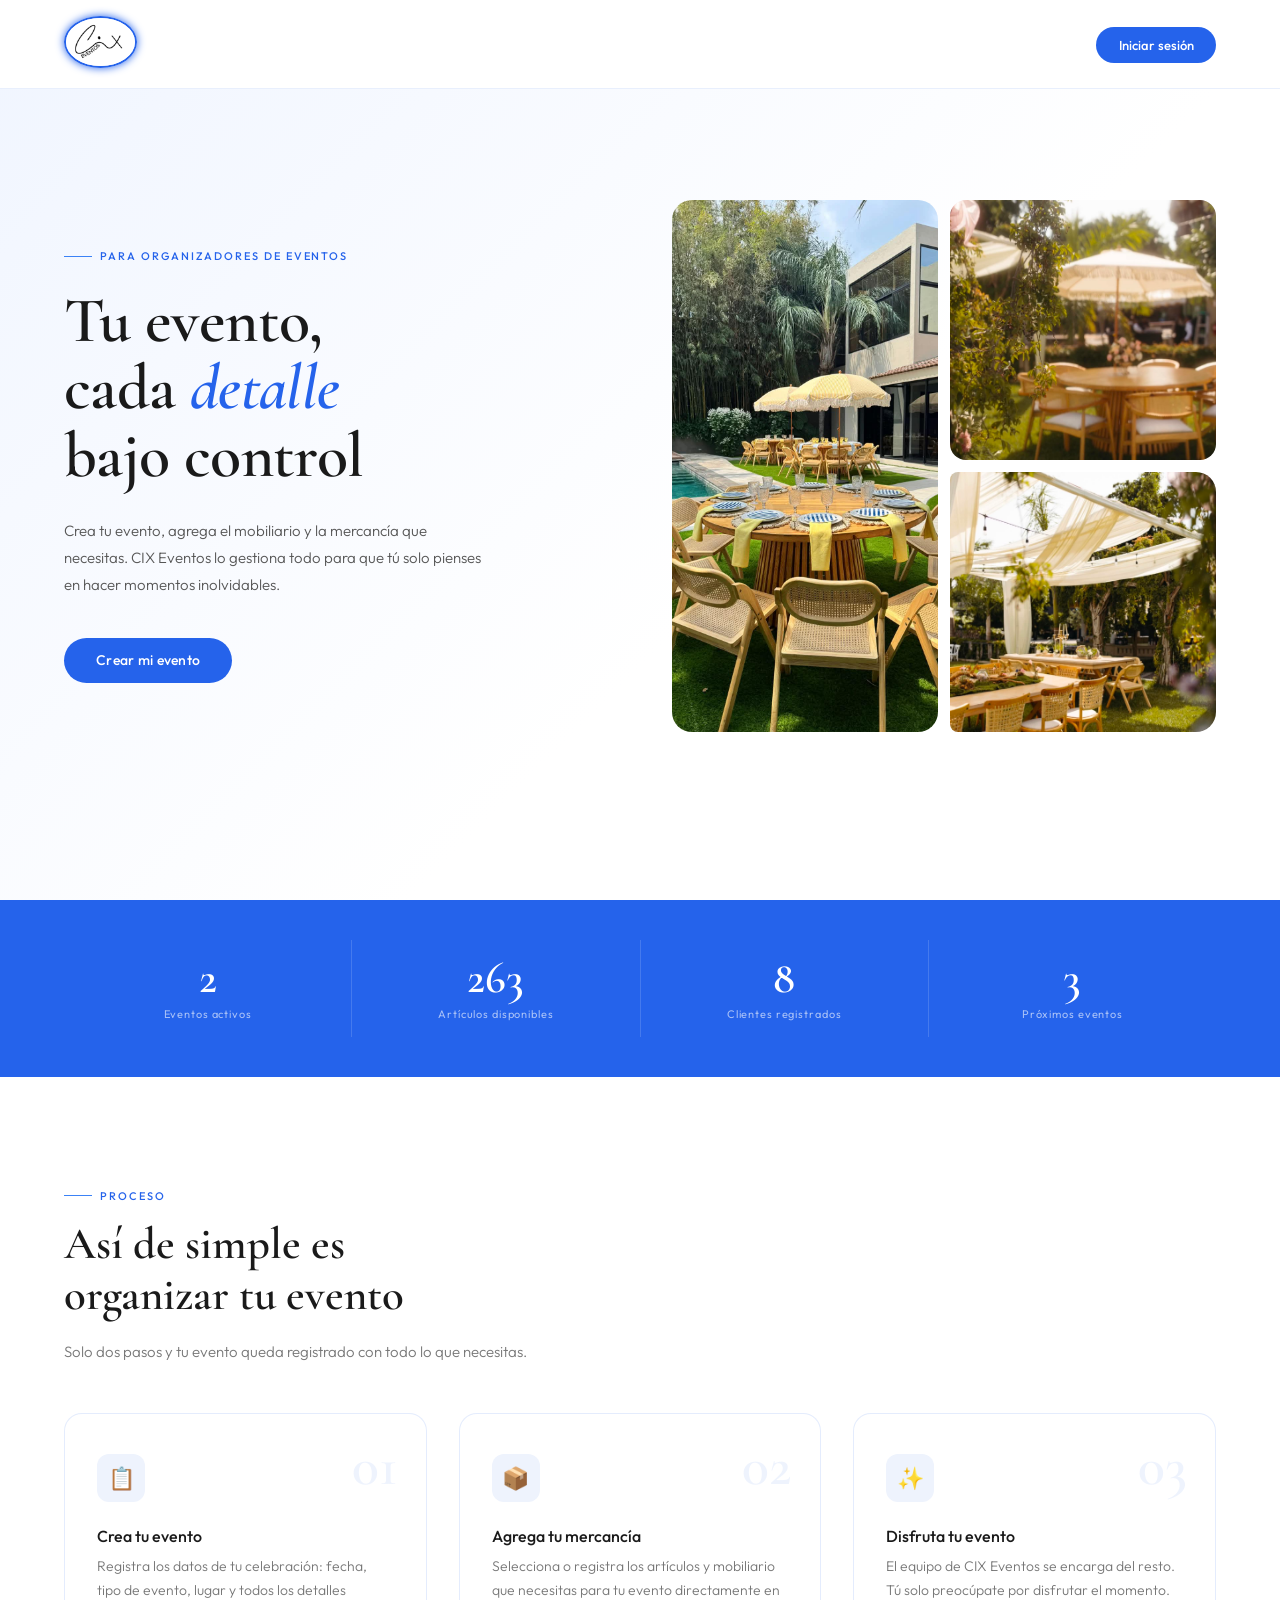
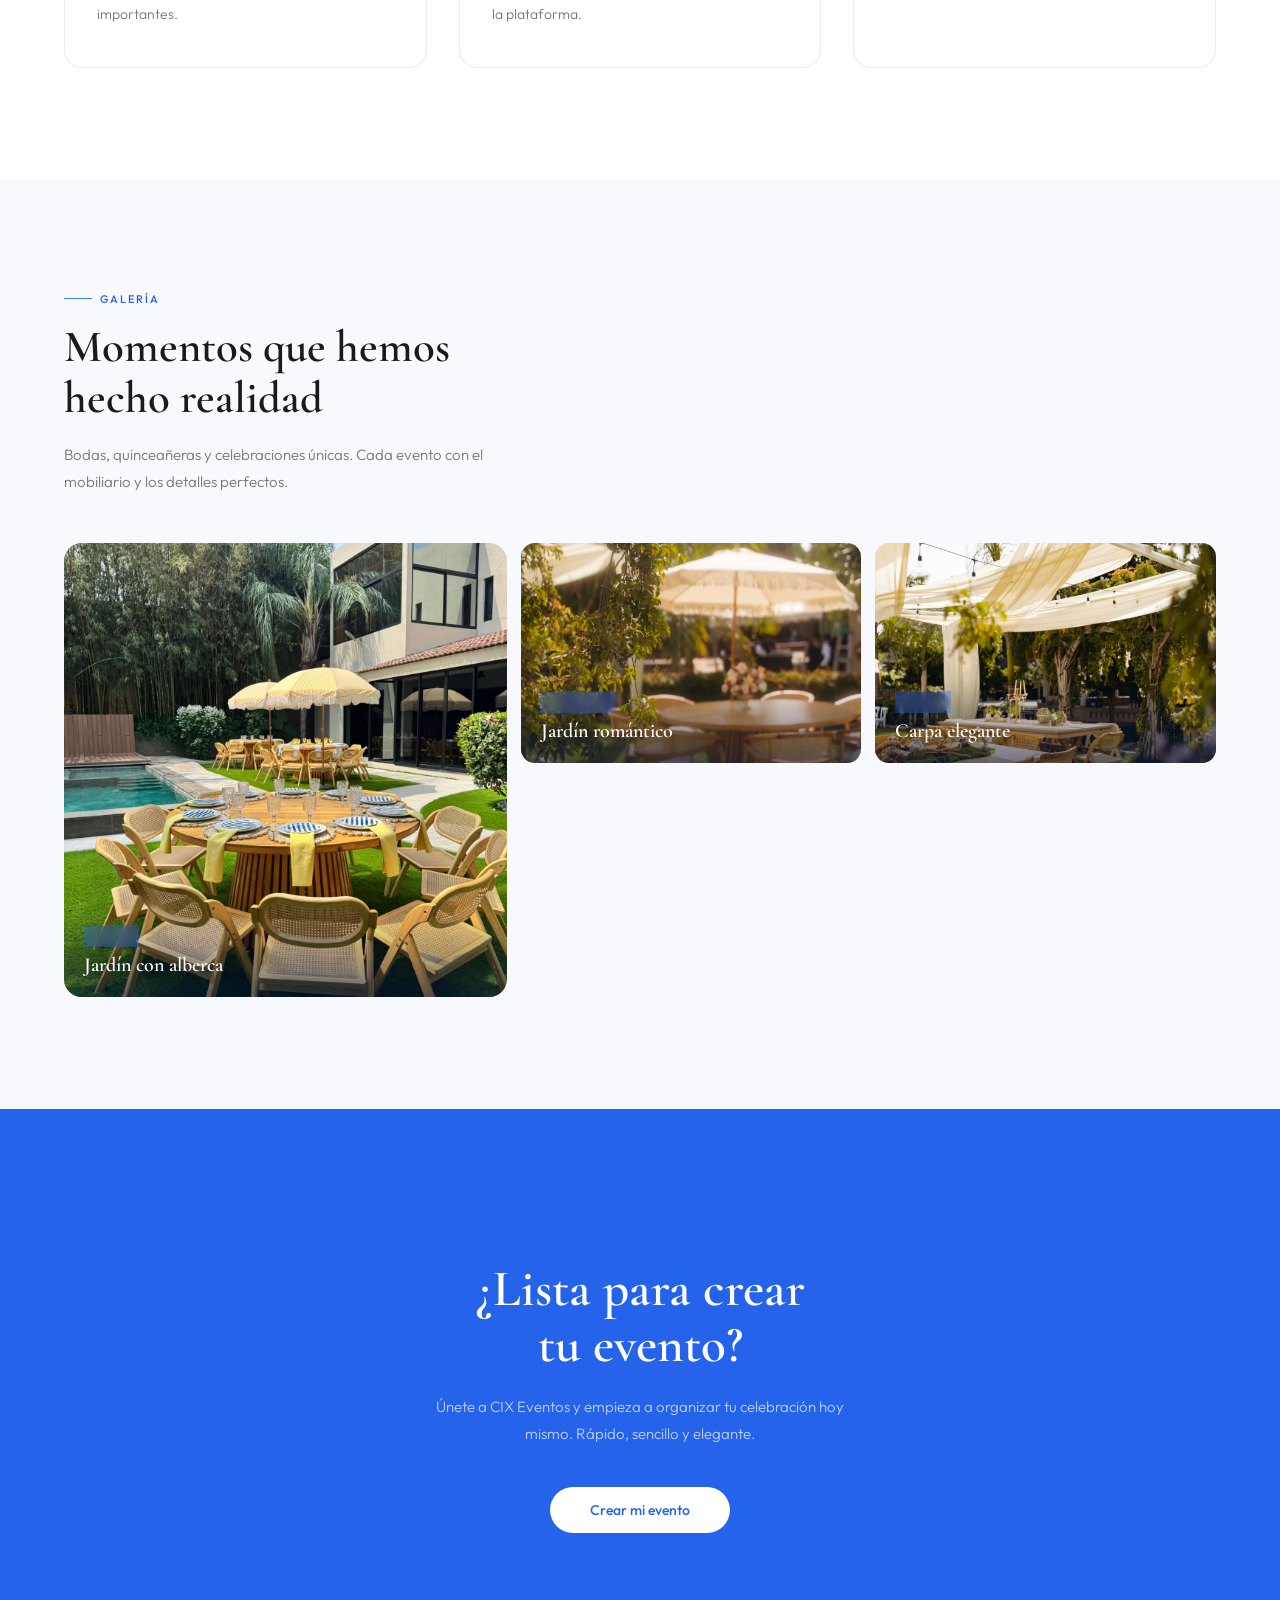
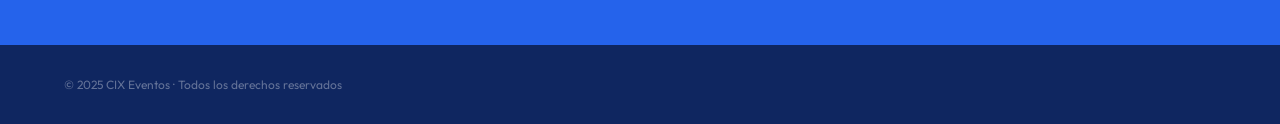
<file: index.html>
<!DOCTYPE html>
<html lang="es">
<head>
<meta charset="UTF-8">
<meta name="viewport" content="width=device-width, initial-scale=1.0">
<title>CIX Eventos</title>
<link rel="icon" type="image/png" href="assets/content/logotip-cix.png"> 
<link href="https://fonts.googleapis.com/css2?family=Cormorant+Garamond:ital,wght@0,400;0,500;0,600;1,400;1,600&family=Outfit:wght@300;400;500&display=swap" rel="stylesheet">
<style>
:root{
  --blue:#2563EB;
  --blue-dark:#1d4ed8;
  --blue-light:#EEF3FD;
  --blue-mid:#3b82f6;
}
*{margin:0;padding:0;box-sizing:border-box;}
html{scroll-behavior:smooth;}
body{font-family:'Outfit',sans-serif;background:#fff;color:#1a1a1a;overflow-x:hidden;}

nav{
  position:fixed;top:0;left:0;right:0;z-index:100;
  display:flex;align-items:center;justify-content:space-between;
  padding:1rem 4rem;
  background:rgba(255,255,255,0.96);
  backdrop-filter:blur(16px);
  border-bottom:0.5px solid rgba(37,99,235,0.1);
}
.nav-logo img{height:52px;object-fit:contain;}
nav ul{list-style:none;display:flex;gap:2.5rem;align-items:center;}
nav ul a{text-decoration:none;color:#555;font-size:14px;font-weight:400;transition:color 0.2s;}
nav ul a:hover{color:var(--blue);}
.nav-btn{
  background:var(--blue);color:#fff !important;
  padding:0.6rem 1.4rem;border-radius:100px;
  font-size:13px !important;font-weight:500 !important;
  transition:background 0.2s !important;
}
.nav-btn:hover{background:var(--blue-dark) !important;}
.jugo{
    border-radius: 100%;
    border: 2px solid var(--blue);
    box-shadow: 0 0 8px var(--blue);
}
/* HERO */
.hero{
  min-height:100vh;
  display:grid;grid-template-columns:1fr 1fr;
  align-items:center;
  padding:6rem 4rem 4rem;
  gap:4rem;
  background:linear-gradient(135deg,#f0f5ff 0%,#ffffff 60%);
}
.hero-eyebrow{
  font-size:11px;letter-spacing:0.18em;text-transform:uppercase;
  color:var(--blue);font-weight:500;margin-bottom:1.5rem;
  display:flex;align-items:center;gap:0.5rem;
}
.hero-eyebrow::before{content:'';display:block;width:28px;height:1px;background:var(--blue-mid);}
.hero h1{
  font-family:'Cormorant Garamond',serif;
  font-size:clamp(3rem,5vw,5rem);
  font-weight:600;line-height:1.05;
  color:#1a1a1a;margin-bottom:1.75rem;
  letter-spacing:-0.01em;
}
.hero h1 em{font-style:italic;color:var(--blue);}
.hero-desc{
  font-size:15px;line-height:1.8;
  color:#555;margin-bottom:2.5rem;max-width:420px;font-weight:300;
}
.hero-actions{display:flex;gap:1rem;flex-wrap:wrap;align-items:center;}
.btn-blue{
  background:var(--blue);color:#fff;
  padding:0.85rem 2rem;border-radius:100px;
  font-size:14px;font-weight:500;
  text-decoration:none;transition:background 0.2s,transform 0.2s;
  display:inline-block;letter-spacing:0.02em;
}
.btn-blue:hover{background:var(--blue-dark);transform:translateY(-1px);}
.btn-ghost{
  color:var(--blue);font-size:14px;font-weight:400;
  text-decoration:none;display:inline-flex;align-items:center;gap:6px;
  transition:color 0.2s;
}
.btn-ghost:hover{color:var(--blue-dark);}
.btn-ghost::after{content:'→';transition:transform 0.2s;}
.btn-ghost:hover::after{transform:translateX(4px);}

.hero-right{
  display:grid;
  grid-template-columns:1fr 1fr;
  grid-template-rows:260px 260px;
  gap:12px;
}
.hero-img{border-radius:16px;overflow:hidden;}
.hero-img img{width:100%;height:100%;object-fit:cover;transition:transform 0.6s ease;}
.hero-img:hover img{transform:scale(1.04);}
.hero-img.tall{grid-row:1/3;border-radius:20px;}
.hero-img.br{border-radius:8px 20px 20px 8px;}

/* STATS */
.stats{
  background:var(--blue);
  display:flex;
  padding:2.5rem 4rem;
}
.stat{
  flex:1;padding:1rem 2rem;
  border-right:0.5px solid rgba(255,255,255,0.15);
  text-align:center;
}
.stat:last-child{border-right:none;}
.stat-n{
  font-family:'Cormorant Garamond',serif;
  font-size:2.8rem;font-weight:600;color:#fff;line-height:1;
}
.stat-l{font-size:11px;color:rgba(255,255,255,0.6);margin-top:6px;letter-spacing:0.08em;}

/* SECTIONS */
.section{padding:7rem 4rem;}
.section.alt{background:#f7f9ff;}
.eyebrow{
  font-size:11px;letter-spacing:0.18em;text-transform:uppercase;
  color:var(--blue);font-weight:500;margin-bottom:1rem;
  display:flex;align-items:center;gap:0.5rem;
}
.eyebrow::before{content:'';display:block;width:28px;height:1px;background:var(--blue-mid);}
.section-title{
  font-family:'Cormorant Garamond',serif;
  font-size:clamp(2.2rem,3.5vw,3.4rem);
  font-weight:600;line-height:1.15;color:#1a1a1a;
  margin-bottom:1rem;
}
.section-desc{font-size:15px;color:#777;max-width:480px;line-height:1.8;margin-bottom:3rem;font-weight:300;}

/* STEPS */
.steps{display:grid;grid-template-columns:repeat(3,1fr);gap:2rem;}
.step{
  padding:2.5rem 2rem;
  border:0.5px solid rgba(37,99,235,0.12);
  border-radius:18px;background:#fff;
  position:relative;
  transition:box-shadow 0.2s,transform 0.2s;
}
.step:hover{box-shadow:0 20px 50px rgba(37,99,235,0.08);transform:translateY(-4px);}
.step-num{
  font-family:'Cormorant Garamond',serif;
  font-size:3.5rem;font-weight:600;color:rgba(37,99,235,0.08);
  position:absolute;top:1.5rem;right:1.75rem;line-height:1;
}
.step-icon{
  width:48px;height:48px;background:var(--blue-light);border-radius:12px;
  display:flex;align-items:center;justify-content:center;
  font-size:22px;margin-bottom:1.5rem;
}
.step-title{font-size:16px;font-weight:500;margin-bottom:0.6rem;}
.step-desc{font-size:14px;color:#777;line-height:1.7;font-weight:300;}

/* GALLERY */
.gallery{
  display:grid;
  grid-template-columns:1.3fr 1fr 1fr;
  grid-template-rows:220px 220px;
  gap:14px;
}
.g-card{position:relative;border-radius:14px;overflow:hidden;cursor:pointer;}
.g-card.tall{grid-row:1/3;border-radius:18px;}
.g-card img{width:100%;height:100%;object-fit:cover;transition:transform 0.5s ease;}
.g-card:hover img{transform:scale(1.05);}
.g-overlay{
  position:absolute;bottom:0;left:0;right:0;
  background:linear-gradient(transparent 20%,rgba(0,20,60,0.55));
  padding:2rem 1.25rem 1.25rem;color:#fff;
}
.g-tag{
  font-size:10px;letter-spacing:0.12em;text-transform:uppercase;
  background:rgba(37,99,235,0.35);border:0.5px solid rgba(255,255,255,0.35);
  padding:3px 10px;border-radius:100px;
  display:inline-block;margin-bottom:6px;backdrop-filter:blur(6px);
}
.g-name{font-family:'Cormorant Garamond',serif;font-size:1.25rem;font-weight:600;}

/* CTA */
.cta{
  background:var(--blue);
  padding:7rem 4rem;text-align:center;
}
.cta-logo{margin:0 auto 2.5rem;opacity:0.2;filter:brightness(10);}
.cta-logo img{height:60px;}
.cta h2{
  font-family:'Cormorant Garamond',serif;
  font-size:clamp(2.5rem,4vw,4rem);
  color:#fff;font-weight:600;margin-bottom:1.25rem;line-height:1.1;
}
.cta p{color:rgba(255,255,255,0.7);font-size:15px;max-width:440px;margin:0 auto 2.5rem;line-height:1.8;font-weight:300;}
.btn-white{
  background:#fff;color:var(--blue);
  padding:0.85rem 2.5rem;border-radius:100px;
  font-size:14px;font-weight:500;
  text-decoration:none;display:inline-block;
  transition:transform 0.2s,box-shadow 0.2s;
}
.btn-white:hover{transform:translateY(-2px);box-shadow:0 12px 30px rgba(0,0,0,0.15);}

footer{
  background:#0f2660;color:rgba(255,255,255,0.35);
  padding:2rem 4rem;
  display:flex;justify-content:space-between;align-items:center;
  font-size:12px;
}
footer img{height:36px;opacity:0.4;filter:brightness(10);}
</style>
</head>
<body>

<nav>
  <div class="nav-logo">
    <img class="jugo"src="assets/content/logotype.png" alt="CIX Eventos">
    </div>
  <ul>
    <li><a href="login.php" class="nav-btn">Iniciar sesión</a></li>
  </ul>
</nav>

<section class="hero">
  <div class="hero-left">
    <div class="hero-eyebrow">Para organizadores de eventos</div>
    <h1>Tu evento,<br>cada <em>detalle</em><br>bajo control</h1>
    <p class="hero-desc">Crea tu evento, agrega el mobiliario y la mercancía que necesitas. CIX Eventos lo gestiona todo para que tú solo pienses en hacer momentos inolvidables.</p>
    <div class="hero-actions">
      <a href="index.php" class="btn-blue">Crear mi evento</a>
    </div>
  </div>
  <div class="hero-right">
    <div class="hero-img tall">
      <img src="assets/content/evento1.jpg" alt="Evento al aire libre con decoración elegante">
    </div>
    <div class="hero-img">
      <img src="assets/content/evento2.jpg" alt="Evento en interior con decoración elegante">
    </div>
    <div class="hero-img br">
      <img src="assets/content/evento3.jpg" alt="Evento de cumpleaños con decoración temática">
    </div>
  </div>
</section>

<div class="stats">
  <div class="stat"><div class="stat-n">2</div><div class="stat-l">Eventos activos</div></div>
  <div class="stat"><div class="stat-n">263</div><div class="stat-l">Artículos disponibles</div></div>
  <div class="stat"><div class="stat-n">8</div><div class="stat-l">Clientes registrados</div></div>
  <div class="stat"><div class="stat-n">3</div><div class="stat-l">Próximos eventos</div></div>
</div>

<section class="section" id="como-funciona">
  <div class="eyebrow">Proceso</div>
  <h2 class="section-title">Así de simple es<br>organizar tu evento</h2>
  <p class="section-desc">Solo dos pasos y tu evento queda registrado con todo lo que necesitas.</p>
  <div class="steps">
    <div class="step">
      <div class="step-num">01</div>
      <div class="step-icon">📋</div>
      <div class="step-title">Crea tu evento</div>
      <div class="step-desc">Registra los datos de tu celebración: fecha, tipo de evento, lugar y todos los detalles importantes.</div>
    </div>
    <div class="step">
      <div class="step-num">02</div>
      <div class="step-icon">📦</div>
      <div class="step-title">Agrega tu mercancía</div>
      <div class="step-desc">Selecciona o registra los artículos y mobiliario que necesitas para tu evento directamente en la plataforma.</div>
    </div>
    <div class="step">
      <div class="step-num">03</div>
      <div class="step-icon">✨</div>
      <div class="step-title">Disfruta tu evento</div>
      <div class="step-desc">El equipo de CIX Eventos se encarga del resto. Tú solo preocúpate por disfrutar el momento.</div>
    </div>
  </div>
</section>

<section class="section alt" id="eventos">
  <div class="eyebrow">Galería</div>
  <h2 class="section-title">Momentos que hemos<br>hecho realidad</h2>
  <p class="section-desc">Bodas, quinceañeras y celebraciones únicas. Cada evento con el mobiliario y los detalles perfectos.</p>
  <div class="gallery">
    <div class="g-card tall">
      <img src="assets/content/evento1.jpg">
      <div class="g-overlay"><span class="g-tag">Boda</span><div class="g-name">Jardín con alberca</div></div>
    </div>
    <div class="g-card">
      <img src="assets/content/evento2.jpg">
      <div class="g-overlay"><span class="g-tag">XV Años</span><div class="g-name">Jardín romántico</div></div>
    </div>
    <div class="g-card">
      <img src="assets/content/evento3.jpg">
      <div class="g-overlay"><span class="g-tag">Boda</span><div class="g-name">Carpa elegante</div></div>
    </div>
  </div>
</section>

<section class="cta" id="acceso">
  <div class="cta-logo">
  </div>
    <h2>¿Lista para crear<br>tu evento?</h2>
  </div>
  <p>Únete a CIX Eventos y empieza a organizar tu celebración hoy mismo. Rápido, sencillo y elegante.</p>
  <a href="index.php" class="btn-white">Crear mi evento</a>
</section>

<footer>
  <span>© 2025 CIX Eventos · Todos los derechos reservados</span>
</footer>

</body>
</html>
</file>
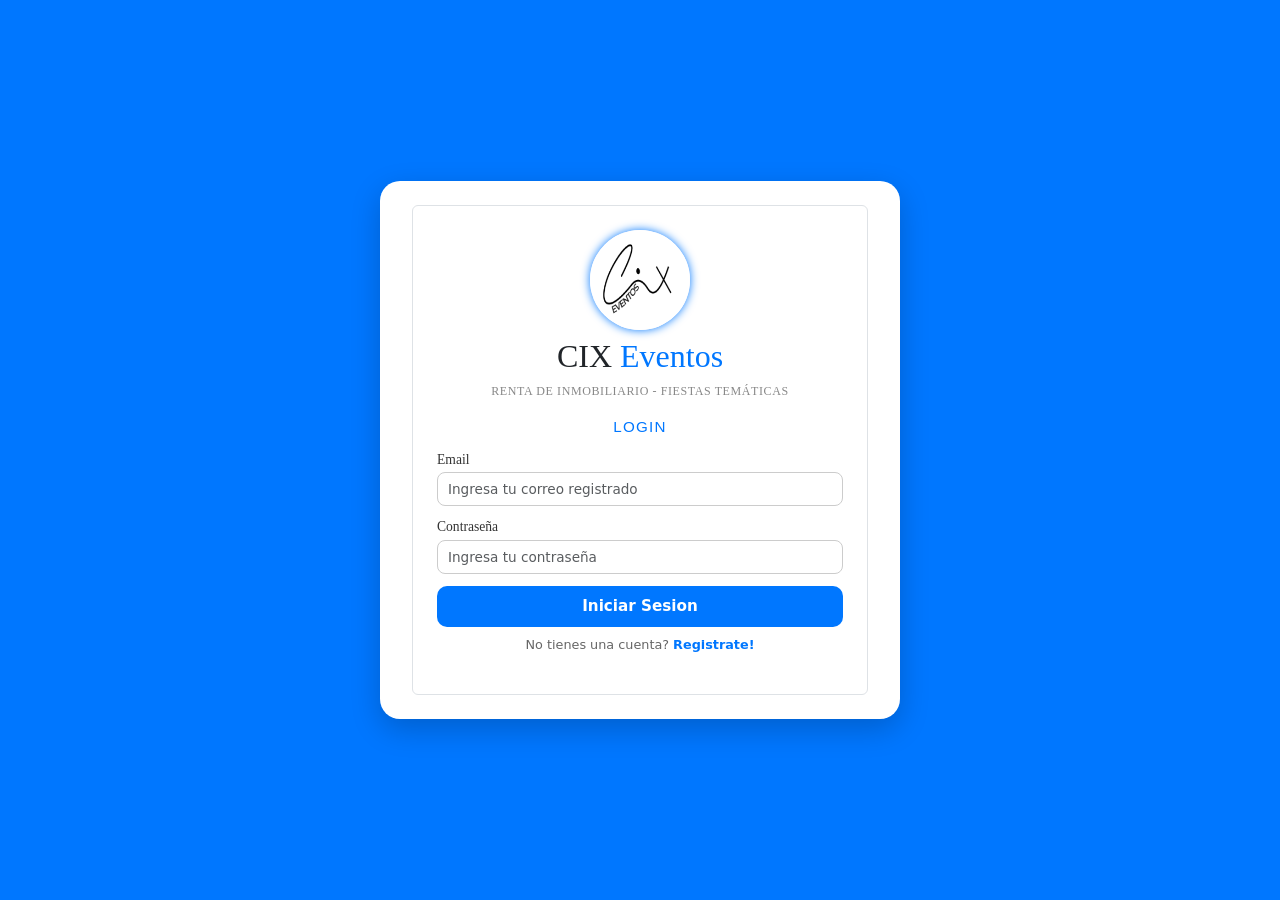
<file: login.html>
<?php
include("controllers/login_proc.php");
?>

<!DOCTYPE html>
<html lang="en">
<head>
    <meta charset="UTF-8">
    <meta name="viewport" content="width=device-width, initial-scale=1.0">
    <title>CixEventos-Login</title>
    <link rel="icon" type="image/png" href="assets/content/logotip-cix.png"> 
    <link href="https://cdn.jsdelivr.net/npm/bootstrap@5.3.8/dist/css/bootstrap.min.css" rel="stylesheet" integrity="sha384-sRIl4kxILFvY47J16cr9ZwB07vP4J8+LH7qKQnuqkuIAvNWLzeN8tE5YBujZqJLB" crossorigin="anonymous">
    <script src="https://cdn.jsdelivr.net/npm/bootstrap@5.3.8/dist/js/bootstrap.bundle.min.js" integrity="sha384-FKyoEForCGlyvwx9Hj09JcYn3nv7wiPVlz7YYwJrWVcXK/BmnVDxM+D2scQbITxI" crossorigin="anonymous"></script>
    <script src="config/DBconnect.js"defer></script>
    <link rel="stylesheet" href="style.css">

</head>
<body>
    <div class="root">
        <div class="container">
        <div id="tos-content" class="border p-4 rounded">
            <img id="logoytpe-cix" src="assets/content/logotype.png">
            <div id="tittle-cix-eventos">
                <h1 id="cix-tittle">CIX</h1>
                <h1 id="eventos-tittle">Eventos</h1>
            </div>
            <div id="contenido-x">
                <h2>RENTA DE INMOBILIARIO - FIESTAS TEMÁTICAS</h2>
            </div>
            <form id="formulario-registro" action="" method="POST">
             <h1>LOGIN</h1>
              <div class="divisor"></div>
    
              <div class="mb-3">
              <label class="form-label">Email</label>
              <input type="email" class="form-control" name="usuario" required placeholder="Ingresa tu correo registrado">
             </div>

              <div class="mb-3">
              <label class="form-label">Contraseña</label>
              <input type="password" class="form-control" name="password" required placeholder="Ingresa tu contraseña">
              </div>

               <button type="submit" name="btn_ingresar" value="ok" class="btn btn-primary w-100">Iniciar Sesion</button>
               <p>No tienes una cuenta? <a href="index.php">Registrate!</a></p>
            </form>
        </div>
       </div>
       </div>
    </div>
</body>
</html>
</file>
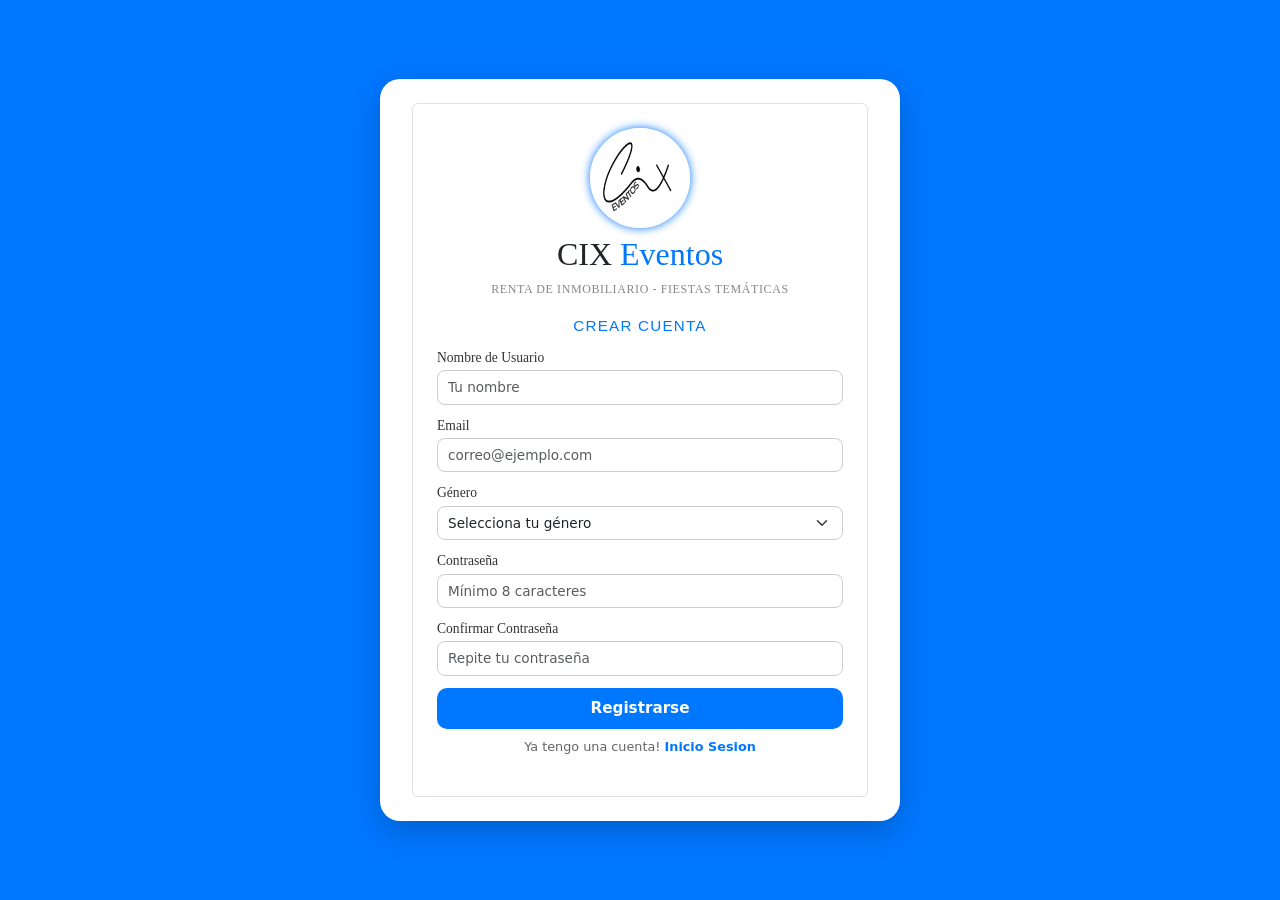
<file: registro.html>
<?php include(__DIR__ . '/controllers/registro_usuario.php'); ?>
<!DOCTYPE html>
<html lang="en">
<head>
    <meta charset="UTF-8">
    <meta name="viewport" content="width=device-width, initial-scale=1.0">
    <title>CIX-sEven tos</title>
    <link rel="icon" type="image/png" href="assets/content/logotip-cix.png"> 
    <link href="https://cdn.jsdelivr.net/npm/bootstrap@5.3.8/dist/css/bootstrap.min.css" rel="stylesheet" integrity="sha384-sRIl4kxILFvY47J16cr9ZwB07vP4J8+LH7qKQnuqkuIAvNWLzeN8tE5YBujZqJLB" crossorigin="anonymous">
    <script src="https://cdn.jsdelivr.net/npm/bootstrap@5.3.8/dist/js/bootstrap.bundle.min.js" integrity="sha384-FKyoEForCGlyvwx9Hj09JcYn3nv7wiPVlz7YYwJrWVcXK/BmnVDxM+D2scQbITxI" crossorigin="anonymous"></script>
    <script src="config/DBconnect.js"defer></script>
    <link rel="stylesheet" href="style.css">

</head>
<body>
    <div class="root">
        <div class="container">
        <div id="tos-content" class="border p-4 rounded">
            <img id="logoytpe-cix" src="assets/content/logotype.png">
            <div id="tittle-cix-eventos">
                <h1 id="cix-tittle">CIX</h1>
                <h1 id="eventos-tittle">Eventos</h1>
            </div>
            <div id="contenido-x">
                <h2>RENTA DE INMOBILIARIO - FIESTAS TEMÁTICAS</h2>
            </div>
            <form id="formulario-registro" action="" method="POST">
             <h1>CREAR CUENTA</h1>
              <div class="divisor"></div>
    
              <div class="mb-3">
               <label class="form-label">Nombre de Usuario</label>
               <input type="text" class="form-control" name="nombre" required placeholder="Tu nombre">
              </div>

              <div class="mb-3">
              <label class="form-label">Email</label>
              <input type="email" class="form-control" name="email" required placeholder="correo@ejemplo.com">
             </div>
             
             <div class="mb-3">
                  <label class="form-label">Género</label>
                  <select class="form-select" name="genero" required>
                    <option value="" selected disabled>Selecciona tu género</option>
                    <option value="Hombre">Hombre</option>
                    <option value="Mujer">Mujer</option>
                    <option value="Otro">Otro</option>
                  </select>
             </div>

              <div class="mb-3">
              <label class="form-label">Contraseña</label>
              <input type="password" class="form-control" name="password" required placeholder="Mínimo 8 caracteres">
              </div>
              <div class="mb-3">
              <label class="form-label">Confirmar Contraseña</label>
              <input type="password" class="form-control" name="password_confirm" required placeholder="Repite tu contraseña">
              </div>

               <button type="submit" name="btn_registrar" value="ok" class="btn btn-primary w-100">Registrarse</button>
               <p>Ya tengo una cuenta! <a href="login.php">Inicio Sesion </a></p>
            </form>
        </div>
       </div>
       </div>
    </div>
</body>
</html>
</file>
<file: style.css>
* {
    margin: 0;
    padding: 0;
    box-sizing: border-box;
}

:root {
    --isa: #0077ff;
    --rod: #333;
    --max: Cambria, Cochin, Georgia, Times, 'Times New Roman', serif;
}

body {
    background-color: var(--isa);
    min-height: 100vh;
    display: flex;
    justify-content: center;
    align-items: center;
    padding: 16px;
}

.root {
    width: 100%;
    display: flex;
    justify-content: center;
    align-items: center;
}

.container {
    background-color: #ffffff;
    padding: 24px 32px;
    border-radius: 20px;
    box-shadow: 0px 10px 30px rgba(0, 0, 0, 0.2);
    max-width: 520px;
    width: 100%;
}

/* Logo más pequeño */
#logoytpe-cix {
    box-shadow: 0px 0px 10px var(--isa);
    border-radius: 50%;
    height: 100px;
    width: 100px;
    display: block;
    margin: 0 auto 10px auto;
}

/* Título CIX Eventos en línea, más compacto */
#tittle-cix-eventos {
    display: flex;
    flex-direction: row;
    justify-content: center;
    align-items: center;
    gap: 8px;
    margin-bottom: 4px;
}

#tittle-cix-eventos h1 {
    font-family: var(--max);
    font-size: 2rem;
    line-height: 1;
}

#eventos-tittle {
    color: var(--isa);
}

/* Subtítulo */
#contenido-x {
    text-align: center;
    margin-bottom: 12px;
}

#contenido-x h2 {
    font-family: var(--max);
    font-size: 0.75rem;
    color: #888;
    letter-spacing: 0.05em;
    text-transform: uppercase;
}

/* Formulario compacto */
#formulario-registro {
    display: flex;
    flex-direction: column;
    gap: 0;
}

#formulario-registro h1 {
    font-family: 'Lucida Sans', 'Lucida Sans Regular', 'Lucida Grande', 'Lucida Sans Unicode', Geneva, Verdana, sans-serif;
    font-size: 0.95rem;
    color: var(--isa);
    text-align: center;
    letter-spacing: 0.08em;
    margin-bottom: 10px;
}

/* Reducir espaciado de Bootstrap mb-3 */
#formulario-registro .mb-3 {
    margin-bottom: 8px !important;
}

#formulario-registro label {
    font-family: 'Times New Roman', Times, serif;
    font-size: 0.85rem;
    color: var(--rod);
    margin-bottom: 2px !important;
}

/* Inputs más delgados */
#formulario-registro .form-control,
#formulario-registro .form-select {
    padding: 6px 10px;
    font-size: 0.85rem;
    border-radius: 8px;
    border: 1px solid #ccc;
}

#formulario-registro .form-control:focus,
#formulario-registro .form-select:focus {
    border-color: var(--isa);
    box-shadow: 0 0 0 2px rgba(0, 119, 255, 0.15);
}

/* Botón Registrarse */
#formulario-registro .btn-primary {
    background-color: var(--isa);
    border: none;
    border-radius: 10px;
    padding: 9px;
    font-size: 0.95rem;
    font-weight: 600;
    margin-top: 4px;
    transition: background-color 0.2s ease, transform 0.1s ease;
}

#formulario-registro .btn-primary:hover {
    background-color: #005fcc;
    transform: translateY(-1px);
}

/* Enlace de inicio sesión */
#formulario-registro p {
    text-align: center;
    font-size: 0.8rem;
    color: #666;
    margin-top: 8px;
}

#formulario-registro p a {
    color: var(--isa);
    text-decoration: none;
    font-weight: 600;
}

#formulario-registro p a:hover {
    text-decoration: underline;
}

/* Divisor eliminado visualmente */
.divisor {
    display: none;
}

#tos-content {
    display: flex;
    flex-direction: column;
}
</file>
